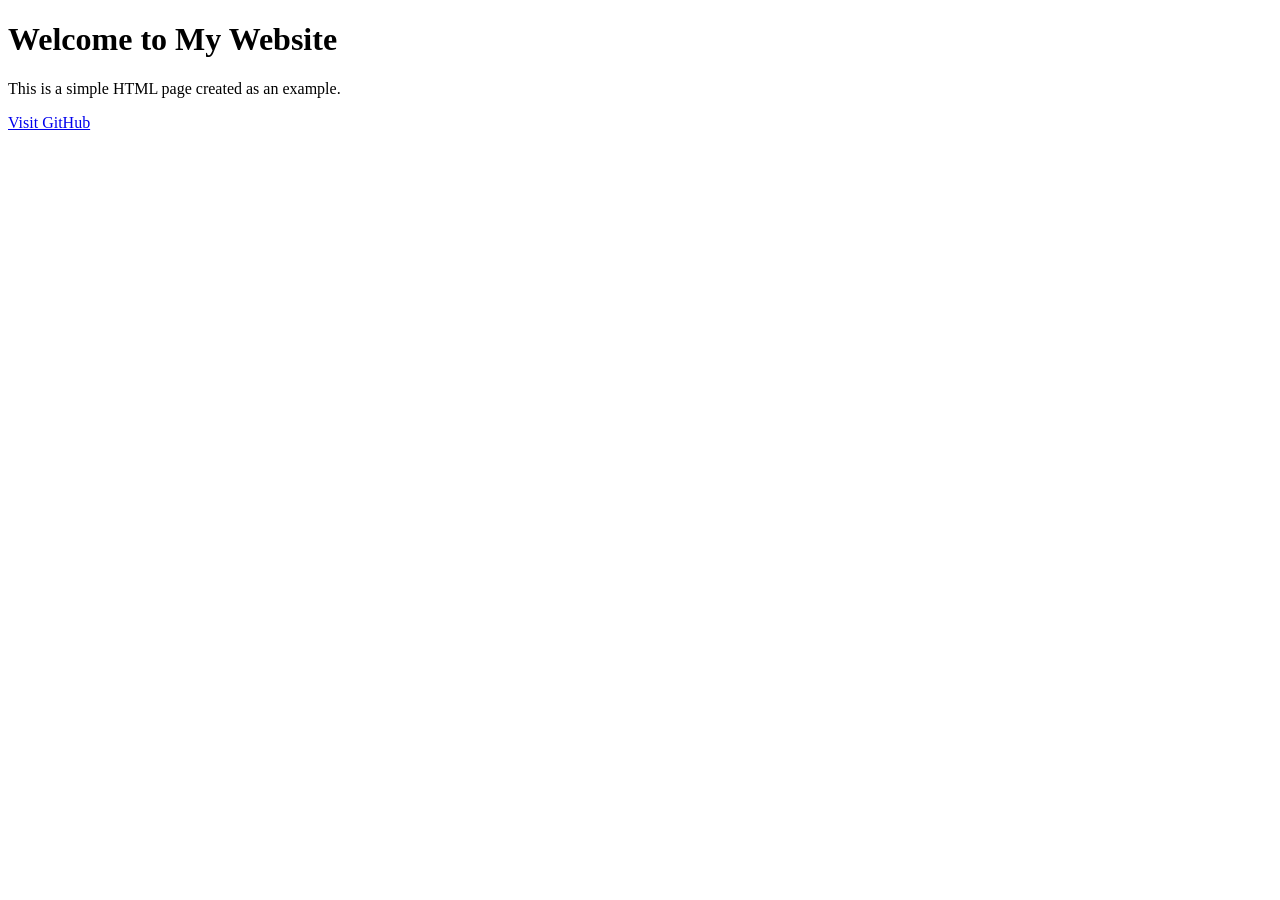
<file: index.html>
<!DOCTYPE html>
<html lang="en">
<head>
    <meta charset="UTF-8">
    <meta name="viewport" content="width=device-width, initial-scale=1.0">
    <title>My First Webpage</title>
</head>
<body>
    <h1>Welcome to My Website</h1>
    <p>This is a simple HTML page created as an example.</p>
    <a href="https://github.com" target="_blank">Visit GitHub</a>
</body>
</html>
</file>
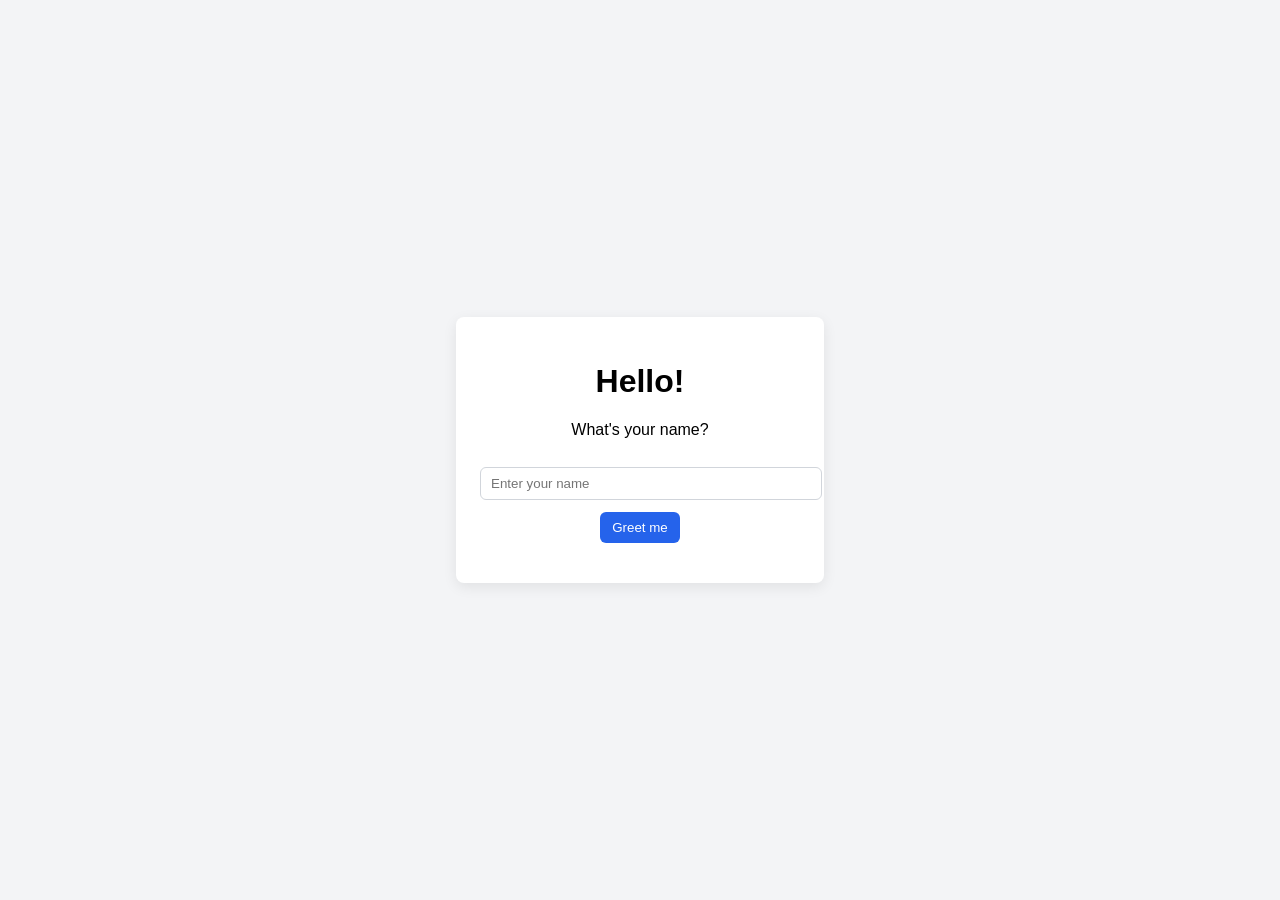
<file: hello.html>
<!doctype html>
<html lang="en">
	<head>
		<meta charset="utf-8" />
		<meta name="viewport" content="width=device-width, initial-scale=1" />
		<title>Greet You</title>
		<style>
			body { font-family: Arial, sans-serif; display:flex; align-items:center; justify-content:center; height:100vh; margin:0; background:#f3f4f6 }
			.card { background:white; padding:24px; border-radius:8px; box-shadow:0 4px 14px rgba(0,0,0,0.08); width:320px; text-align:center }
			input { width:100%; padding:8px 10px; margin-top:12px; border:1px solid #d1d5db; border-radius:6px }
			button { margin-top:12px; padding:8px 12px; border:none; background:#2563eb; color:white; border-radius:6px; cursor:pointer }
			.greeting { margin-top:16px; font-weight:600 }
		</style>
	</head>
	<body>
		<div class="card">
			<h1>Hello!</h1>
			<p>What's your name?</p>
			<label for="name" style="display:none">Name</label>
			<input id="name" type="text" placeholder="Enter your name" />
			<button id="greetBtn">Greet me</button>
			<div id="greeting" class="greeting" aria-live="polite"></div>
		</div>

		<script>
			const nameInput = document.getElementById('name');
			const btn = document.getElementById('greetBtn');
			const out = document.getElementById('greeting');

			function greet() {
				const name = nameInput.value.trim();
				if (name) out.textContent = `Nice to meet you, ${name}!`;
				else out.textContent = 'Nice to meet you!';
			}

			btn.addEventListener('click', greet);
			nameInput.addEventListener('keyup', (e) => { if (e.key === 'Enter') greet(); });
		</script>
	</body>
</html>
</file>
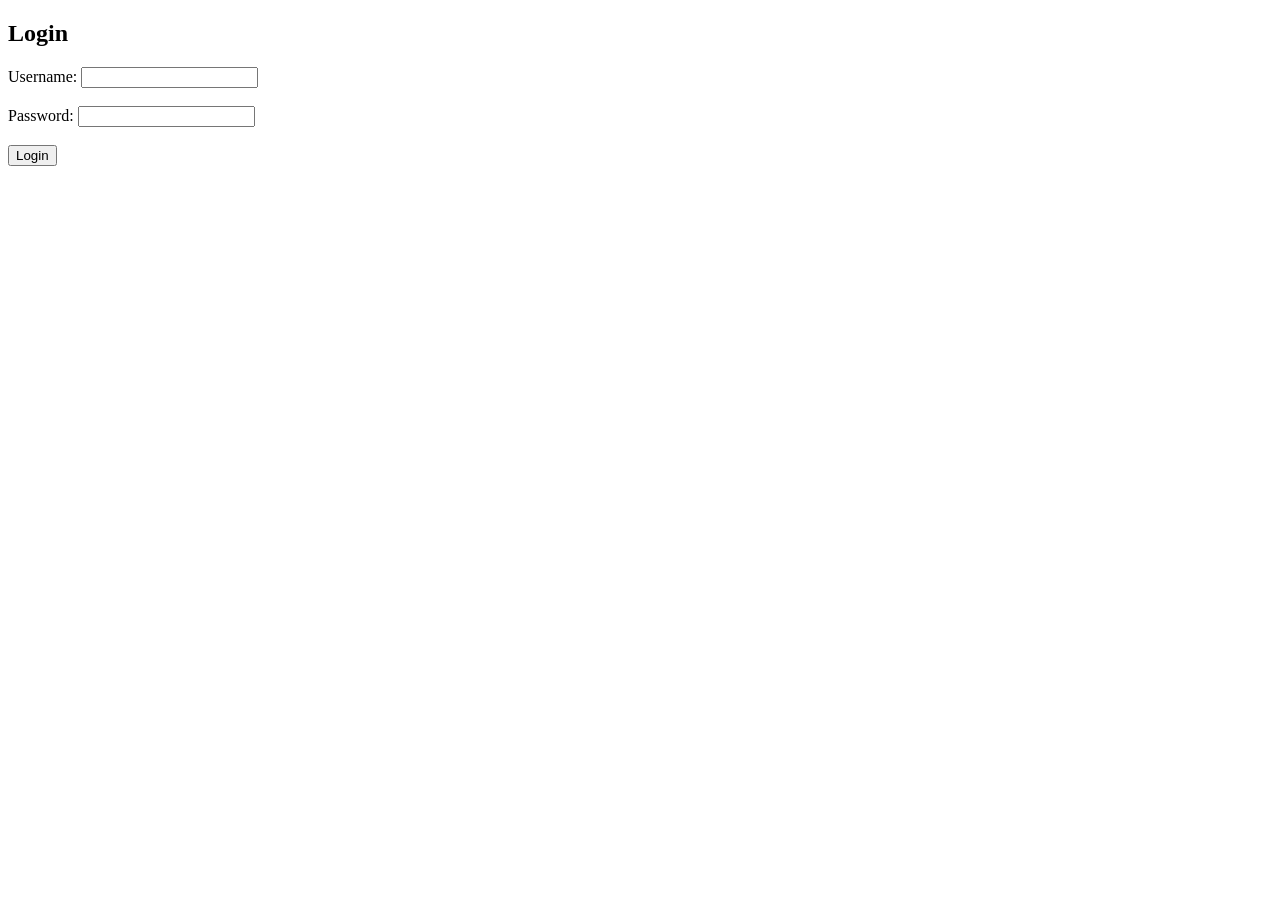
<file: login.html>
<!DOCTYPE html>
<html>
<head>
  <title>Login Page</title>
</head>
<body>
  <h2>Login</h2>
  <form>
    <label for="username">Username:</label>
    <input type="text" id="username" name="username"><br><br>
    
    <label for="password">Password:</label>
    <input type="password" id="password" name="password"><br><br>
    
    <button type="submit">Login</button>
  </form>
</body>
</html>
</file>
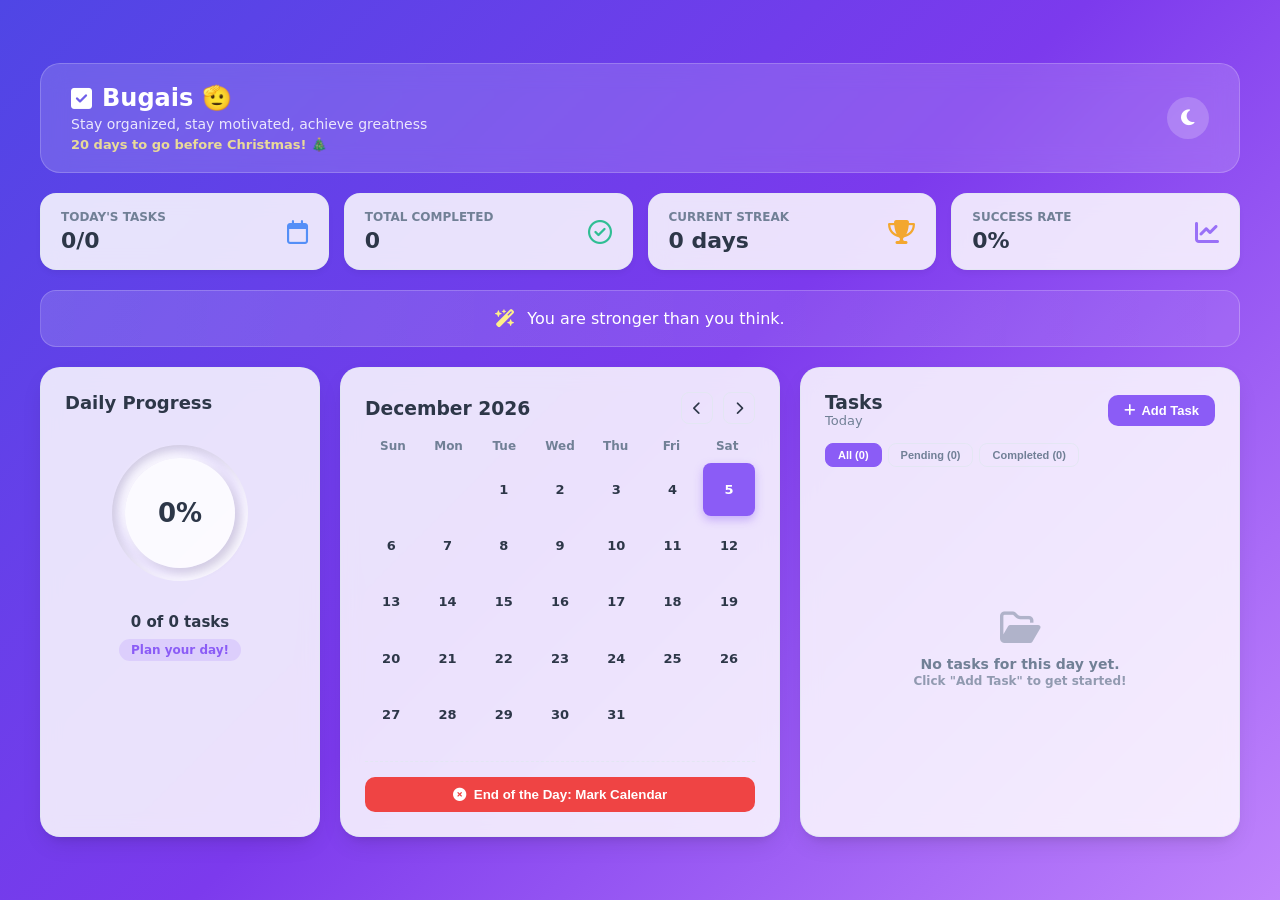
<file: todo-list.html>
<!DOCTYPE html>
<html lang="en">
<head>
  <meta charset="UTF-8">
  <meta name="viewport" content="width=device-width, initial-scale=1.0">
  <title>Bugais</title>
  <link rel="stylesheet" href="style.css">
  <link rel="stylesheet" href="https://cdnjs.cloudflare.com/ajax/libs/font-awesome/6.4.0/css/all.min.css">
</head>
<body>

  <div class="app-container">
    <!-- Header -->
    <header class="main-header">
      <div class="header-left">
        <h1><i class="fa-solid fa-square-check brand-icon"></i> Bugais 🫡 </h1>
        <p>Stay organized, stay motivated, achieve greatness. I know you can all ways do it.</p>
      </div>
      <button class="theme-toggle" onclick="toggleTheme()"><i class="fa-solid fa-moon"></i></button>
    </header>

    <!-- Stats Grid -->
    <section class="stats-grid">
      <div class="stat-card">
        <div class="stat-info">
          <p class="stat-label">Today's Tasks</p>
          <p class="stat-value" id="todayTasksCount">0/0</p>
        </div>
        <i class="fa-regular fa-calendar stat-icon text-blue"></i>
      </div>
      <div class="stat-card">
        <div class="stat-info">
          <p class="stat-label">Total Completed</p>
          <p class="stat-value" id="totalCompletedCount">0</p>
        </div>
        <i class="fa-regular fa-circle-check stat-icon text-green"></i>
      </div>
      <div class="stat-card">
        <div class="stat-info">
          <p class="stat-label">Current Streak</p>
          <p class="stat-value" id="streakCount">0 days</p>
        </div>
        <i class="fa-solid fa-trophy stat-icon text-yellow"></i>
      </div>
      <div class="stat-card">
        <div class="stat-info">
          <p class="stat-label">Success Rate</p>
          <p class="stat-value" id="successRate">0%</p>
        </div>
        <i class="fa-solid fa-chart-line stat-icon text-purple"></i>
      </div>
    </section>

    <!-- Motivational Banner -->
    <div class="motivation-banner">
      <i class="fa-solid fa-wand-magic-sparkles magic-icon"></i>
      <p id="motivationQuote">Loading motivation...</p>
    </div>

    <!-- Main Workspace -->
    <div class="workspace-grid">
      
      <!-- Progress Column -->
      <div class="panel progress-panel">
        <h3>Daily Progress</h3>
        <div class="circle-progress-container">
          <div class="circle-outer">
            <div class="circle-inner">
              <div id="progressPercentage">0%</div>
            </div>
          </div>
          <svg xmlns="http://www.w3.org/2000/svg" version="1.1" width="160px" height="160px">
            <defs>
               <linearGradient id="GradientColor">
                  <stop offset="0%" stop-color="#8a2be2" />
                  <stop offset="100%" stop-color="#4a00e0" />
               </linearGradient>
            </defs>
            <circle cx="80" cy="80" r="70" stroke-linecap="round" id="progressBarCircle"/>
          </svg>
        </div>
        <div class="progress-details">
          <p id="progressTaskText">0 of 0 tasks</p>
          <span id="progressMessage" class="badge">Add some tasks!</span>
        </div>
      </div>

      <!-- Calendar Column -->
      <div class="panel calendar-panel">
        <div class="calendar-header">
          <h3 id="calendarMonthYear">Month Year</h3>
          <div class="calendar-controls">
            <button onclick="prevMonth()"><i class="fa-solid fa-chevron-left"></i></button>
            <button onclick="nextMonth()"><i class="fa-solid fa-chevron-right"></i></button>
          </div>
        </div>
        <div class="weekdays">
          <div>Sun</div><div>Mon</div><div>Tue</div><div>Wed</div><div>Thu</div><div>Fri</div><div>Sat</div>
        </div>
        <div class="calendar-days" id="calendarDays"></div>
        
        <div class="end-day-section">
          <button class="end-day-btn" onclick="markDayAsDone()">
            <i class="fa-solid fa-circle-xmark"></i> End of the Day: Mark Calendar
          </button>
        </div>
      </div>

      <!-- Tasks Column -->
      <div class="panel tasks-panel">
        <div class="tasks-header">
          <div>
            <h3>Tasks</h3>
            <p class="subtitle">Today</p>
          </div>
          <button class="add-task-trigger" onclick="openModal()"><i class="fa-solid fa-plus"></i> Add Task</button>
        </div>

        <div class="task-filters">
          <button class="filter-btn active" onclick="filterTasks('all')">All (<span id="allCount">0</span>)</button>
          <button class="filter-btn" onclick="filterTasks('pending')">Pending (<span id="pendingCount">0</span>)</button>
          <button class="filter-btn" onclick="filterTasks('completed')">Completed (<span id="completedCount">0</span>)</button>
        </div>

        <div class="task-list-wrapper">
          <ul id="taskList"></ul>
          <div class="empty-state" id="emptyState">
            <i class="fa-regular fa-folder-open empty-icon"></i>
            <p>No tasks for this day yet.</p>
            <p class="sub">Click "Add Task" to get started!</p>
          </div>
        </div>
      </div>

    </div>
  </div>

<!-- Add/Edit Task Modal overlay -->
  <div class="modal-overlay" id="taskModal">
    <div class="modal-content">
      <h3 id="modalTitle">Create New Task</h3>
      <input type="text" id="taskInput" placeholder="What do you want to accomplish today?">
      <div class="modal-actions">
        <button class="cancel-btn" onclick="closeModal()">Cancel</button>
        <button class="confirm-btn" id="submitTaskBtn" onclick="handleTaskSubmit()">Add Task</button>
      </div>
    </div>
  </div>

  <!-- Add Task Modal overlay -->
  <div class="modal-overlay" id="taskModal">
    <div class="modal-content">
      <h3>Create New Task</h3>
      <input type="text" id="taskInput" placeholder="What do you want to accomplish today?">
      <div class="modal-actions">
        <button class="cancel-btn" onclick="closeModal()">Cancel</button>
        <button class="confirm-btn" onclick="addTask()">Add Task</button>
      </div>
    </div>
  </div>

  <script src="script.js"></script>
</body>
</html>
</file>
<file: style.css>
:root {
  --primary-gradient: linear-gradient(135deg, #74ebd5 0%, #9face6 100%);
  --background-gradient: linear-gradient(135deg, #4f46e5 0%, #7c3aed 50%, #c084fc 100%);
  --panel-bg: rgba(255, 255, 255, 0.85);
  --text-main: #2d3748;
  --text-sub: #718096;
  --accent-purple: #8b5cf6;
  --accent-purple-hover: #7c3aed;
  --border-color: rgba(226, 232, 240, 0.8);
}

body.dark-theme {
  --background-gradient: linear-gradient(135deg, #0f172a 0%, #1e1b4b 100%);
  --panel-bg: rgba(30, 41, 59, 0.9);
  --text-main: #f1f5f9;
  --text-sub: #94a3b8;
  --border-color: rgba(51, 65, 85, 0.5);
}

* {
  margin: 0;
  padding: 0;
  box-sizing: border-box;
}

body {
  font-family: 'Segoe UI', system-ui, sans-serif;
  background: var(--background-gradient);
  min-height: 100vh;
  color: var(--text-main);
  padding: 30px 15px;
  display: flex;
  justify-content: center;
  align-items: center;
  transition: background 0.3s ease;
}

/* Outer layout */
.app-container {
  width: 100%;
  max-width: 1200px;
  display: flex;
  flex-direction: column;
  gap: 20px;
}

/* Panels */
.panel {
  background: var(--panel-bg);
  backdrop-filter: blur(10px);
  border: 1px solid var(--border-color);
  border-radius: 20px;
  padding: 24px;
  box-shadow: 0 10px 25px -5px rgba(0, 0, 0, 0.1), 0 8px 10px -6px rgba(0, 0, 0, 0.1);
  transition: all 0.3s ease;
}

/* Header */
.main-header {
  display: flex;
  justify-content: space-between;
  align-items: center;
  background: rgba(255, 255, 255, 0.15);
  backdrop-filter: blur(12px);
  padding: 20px 30px;
  border-radius: 20px;
  border: 1px solid rgba(255, 255, 255, 0.2);
  color: #fff;
}

.main-header h1 {
  font-size: 24px;
  font-weight: 700;
  display: flex;
  align-items: center;
  gap: 10px;
}

.main-header p {
  font-size: 14px;
  opacity: 0.85;
  margin-top: 4px;
}

.theme-toggle {
  background: rgba(255, 255, 255, 0.2);
  border: none;
  width: 42px;
  height: 42px;
  border-radius: 50%;
  color: #fff;
  cursor: pointer;
  display: flex;
  align-items: center;
  justify-content: center;
  font-size: 18px;
  transition: all 0.2s ease;
}

.theme-toggle:hover {
  background: rgba(255, 255, 255, 0.3);
  transform: scale(1.05);
}

/* Dashboard Stats Grid */
.stats-grid {
  display: grid;
  grid-template-columns: repeat(auto-fit, minmax(220px, 1fr));
  gap: 15px;
}

.stat-card {
  background: var(--panel-bg);
  backdrop-filter: blur(10px);
  border: 1px solid var(--border-color);
  border-radius: 16px;
  padding: 16px 20px;
  display: flex;
  justify-content: space-between;
  align-items: center;
  box-shadow: 0 4px 6px -1px rgba(0, 0, 0, 0.05);
}

.stat-label {
  font-size: 12px;
  color: var(--text-sub);
  font-weight: 600;
  text-transform: uppercase;
}

.stat-value {
  font-size: 22px;
  font-weight: 700;
  color: var(--text-main);
  margin-top: 4px;
}

.stat-icon {
  font-size: 24px;
  opacity: 0.85;
}

.text-blue { color: #3b82f6; }
.text-green { color: #10b981; }
.text-yellow { color: #f59e0b; }
.text-purple { color: #8b5cf6; }

/* Motivation Box */
.motivation-banner {
  background: linear-gradient(90deg, rgba(255, 255, 255, 0.15) 0%, rgba(255, 255, 255, 0.08) 100%);
  border: 1px solid rgba(255, 255, 255, 0.2);
  border-radius: 16px;
  padding: 18px;
  display: flex;
  align-items: center;
  justify-content: center;
  gap: 12px;
  color: #fff;
  font-weight: 500;
  text-align: center;
}

.magic-icon {
  font-size: 18px;
  color: #fef08a;
}

/* Workspace Grid */
.workspace-grid {
  display: grid;
  grid-template-columns: 280px 1fr 1fr;
  gap: 20px;
}

@media (max-width: 1024px) {
  .workspace-grid {
    grid-template-columns: 1fr;
  }
}

/* Progress Panel */
.progress-panel {
  display: flex;
  flex-direction: column;
  align-items: center;
}

.progress-panel h3 {
  align-self: flex-start;
  font-size: 18px;
  margin-bottom: 20px;
}

.circle-progress-container {
  width: 160px;
  height: 160px;
  position: relative;
  display: flex;
  align-items: center;
  justify-content: center;
}

.circle-progress-container svg {
  position: absolute;
  top: 0;
  left: 0;
  transform: rotate(-90deg);
}

circle {
  fill: none;
  stroke: var(--border-color);
  stroke-width: 12px;
}

#progressBarCircle {
  stroke: url(#GradientColor);
  stroke-dasharray: 440;
  stroke-dashoffset: 440;
  transition: stroke-dashoffset 0.6s ease-in-out;
}

.circle-outer {
  height: 136px;
  width: 136px;
  border-radius: 50%;
  box-shadow: inset 6px 6px 10px -1px rgba(0,0,0,0.1),
              inset -6px -6px 10px -1px rgba(255,255,255,0.7);
  display: flex;
  align-items: center;
  justify-content: center;
}

.circle-inner {
  height: 110px;
  width: 110px;
  border-radius: 50%;
  background: var(--panel-bg);
  box-shadow: 6px 6px 10px -1px rgba(0,0,0,0.1),
              -6px -6px 10px -1px rgba(255,255,255,0.7);
  display: flex;
  align-items: center;
  justify-content: center;
}

#progressPercentage {
  font-size: 26px;
  font-weight: 700;
  color: var(--text-main);
}

.progress-details {
  text-align: center;
  margin-top: 20px;
}

.progress-details p {
  font-size: 15px;
  font-weight: 600;
}

.badge {
  display: inline-block;
  margin-top: 8px;
  padding: 4px 12px;
  border-radius: 12px;
  font-size: 12px;
  font-weight: 600;
  background: rgba(139, 92, 246, 0.15);
  color: var(--accent-purple);
}

/* Calendar Panel */
.calendar-panel {
  display: flex;
  flex-direction: column;
}

.calendar-header {
  display: flex;
  justify-content: space-between;
  align-items: center;
  margin-bottom: 15px;
}

.calendar-controls button {
  background: none;
  border: 1px solid var(--border-color);
  width: 32px;
  height: 32px;
  border-radius: 8px;
  color: var(--text-main);
  cursor: pointer;
  margin-left: 5px;
  display: inline-flex;
  align-items: center;
  justify-content: center;
}

.calendar-controls button:hover {
  background: rgba(139, 92, 246, 0.1);
}

.weekdays {
  display: grid;
  grid-template-columns: repeat(7, 1fr);
  text-align: center;
  font-weight: 600;
  font-size: 12px;
  color: var(--text-sub);
  margin-bottom: 10px;
}

.calendar-days {
  display: grid;
  grid-template-columns: repeat(7, 1fr);
  gap: 4px;
  flex-grow: 1;
}

.calendar-day {
  aspect-ratio: 1;
  display: flex;
  align-items: center;
  justify-content: center;
  font-size: 13px;
  font-weight: 600;
  border-radius: 8px;
  position: relative;
  cursor: pointer;
  color: var(--text-main);
}

.calendar-day:hover {
  background: rgba(139, 92, 246, 0.1);
}

.calendar-day.empty {
  cursor: default;
}

.calendar-day.empty:hover {
  background: none;
}

.calendar-day.today {
  background: var(--accent-purple);
  color: #fff;
  box-shadow: 0 4px 10px rgba(139, 92, 246, 0.4);
}

/* X Cross mark styling */
.calendar-day.marked-done::after {
  content: "✕";
  position: absolute;
  font-size: 20px;
  font-weight: 900;
  color: #ef4444;
  top: 50%;
  left: 50%;
  transform: translate(-50%, -50%);
  text-shadow: 0 0 3px #fff;
}

.end-day-section {
  margin-top: 20px;
  border-top: 1px dashed var(--border-color);
  padding-top: 15px;
}

.end-day-btn {
  width: 100%;
  background: #ef4444;
  color: white;
  border: none;
  padding: 10px;
  border-radius: 10px;
  font-weight: 600;
  display: flex;
  align-items: center;
  justify-content: center;
  gap: 8px;
  cursor: pointer;
  transition: background 0.2s;
}

.end-day-btn:hover {
  background: #dc2626;
}

/* Tasks Panel */
.tasks-panel {
  display: flex;
  flex-direction: column;
}

.tasks-header {
  display: flex;
  justify-content: space-between;
  align-items: center;
  margin-bottom: 15px;
}

.tasks-header .subtitle {
  font-size: 13px;
  color: var(--text-sub);
}

.add-task-trigger {
  background: var(--accent-purple);
  color: #fff;
  border: none;
  padding: 8px 16px;
  border-radius: 10px;
  font-weight: 600;
  font-size: 13px;
  cursor: pointer;
  display: flex;
  align-items: center;
  gap: 6px;
  transition: background 0.2s;
}

.add-task-trigger:hover {
  background: var(--accent-purple-hover);
}

.task-filters {
  display: flex;
  gap: 6px;
  margin-bottom: 15px;
  overflow-x: auto;
  padding-bottom: 4px;
}

.filter-btn {
  background: transparent;
  border: 1px solid var(--border-color);
  padding: 5px 12px;
  border-radius: 8px;
  font-size: 11px;
  font-weight: 600;
  color: var(--text-sub);
  cursor: pointer;
  white-space: nowrap;
}

.filter-btn.active {
  background: var(--accent-purple);
  color: white;
  border-color: var(--accent-purple);
}

.task-list-wrapper {
  flex-grow: 1;
  position: relative;
  min-height: 200px;
}

#taskList {
  display: flex;
  flex-direction: column;
  gap: 10px;
  max-height: 250px;
  overflow-y: auto;
}

.task-item {
  background: var(--panel-bg);
  border: 1px solid var(--border-color);
  padding: 12px 16px;
  border-radius: 10px;
  display: flex;
  justify-content: space-between;
  align-items: center;
  transition: all 0.2s;
}

.task-item:hover {
  transform: translateY(-1px);
  box-shadow: 0 4px 6px -1px rgba(0, 0, 0, 0.05);
}

.task-item-left {
  display: flex;
  align-items: center;
  gap: 10px;
}

.task-item-left input[type="checkbox"] {
  width: 18px;
  height: 18px;
  accent-color: var(--accent-purple);
  cursor: pointer;
}

.task-text {
  font-size: 14px;
  font-weight: 500;
  color: var(--text-main);
  transition: all 0.2s;
}

.task-item.completed .task-text {
  text-decoration: line-through;
  color: var(--text-sub);
  opacity: 0.7;
}

.action-btn-group {
  display: flex;
  gap: 5px;
}

.delete-btn {
  background: transparent;
  border: none;
  color: #ef4444;
  cursor: pointer;
  width: 28px;
  height: 28px;
  display: flex;
  align-items: center;
  justify-content: center;
  border-radius: 6px;
  transition: background 0.2s;
}

.delete-btn:hover {
  background: rgba(239, 68, 68, 0.1);
}

/* Empty State */
.empty-state {
  position: absolute;
  top: 50%;
  left: 50%;
  transform: translate(-50%, -50%);
  text-align: center;
  width: 100%;
  padding: 20px;
}

.empty-icon {
  font-size: 36px;
  color: var(--text-sub);
  opacity: 0.5;
  margin-bottom: 10px;
}

.empty-state p {
  font-size: 14px;
  font-weight: 600;
  color: var(--text-sub);
}

.empty-state .sub {
  font-size: 12px;
  opacity: 0.75;
  margin-top: 2px;
}

/* Modal styling */
.modal-overlay {
  position: fixed;
  top: 0;
  left: 0;
  width: 100%;
  height: 100%;
  background: rgba(0, 0, 0, 0.4);
  backdrop-filter: blur(4px);
  display: none;
  align-items: center;
  justify-content: center;
  z-index: 1000;
}

.modal-overlay.open {
  display: flex;
}

.modal-content {
  background: var(--panel-bg);
  border: 1px solid var(--border-color);
  padding: 24px;
  border-radius: 16px;
  width: 90%;
  max-width: 400px;
  box-shadow: 0 20px 25px -5px rgba(0, 0, 0, 0.1);
}

.modal-content h3 {
  margin-bottom: 15px;
  color: var(--text-main);
}

.modal-content input {
  width: 100%;
  padding: 10px 12px;
  border: 1px solid var(--border-color);
  border-radius: 8px;
  background: transparent;
  color: var(--text-main);
  margin-bottom: 20px;
  outline: none;
}

.modal-content input:focus {
  border-color: var(--accent-purple);
}

.modal-actions {
  display: flex;
  justify-content: flex-end;
  gap: 10px;
}

.modal-actions button {
  padding: 8px 16px;
  border-radius: 8px;
  font-weight: 600;
  cursor: pointer;
  border: none;
}

.cancel-btn {
  background: transparent;
  color: var(--text-sub);
  border: 1px solid var(--border-color) !important;
}

.cancel-btn:hover {
  background: rgba(0,0,0,0.05);
}

.confirm-btn {
  background: var(--accent-purple);
  color: white;
}

.confirm-btn:hover {
  background: var(--accent-purple-hover);
}
</file>
